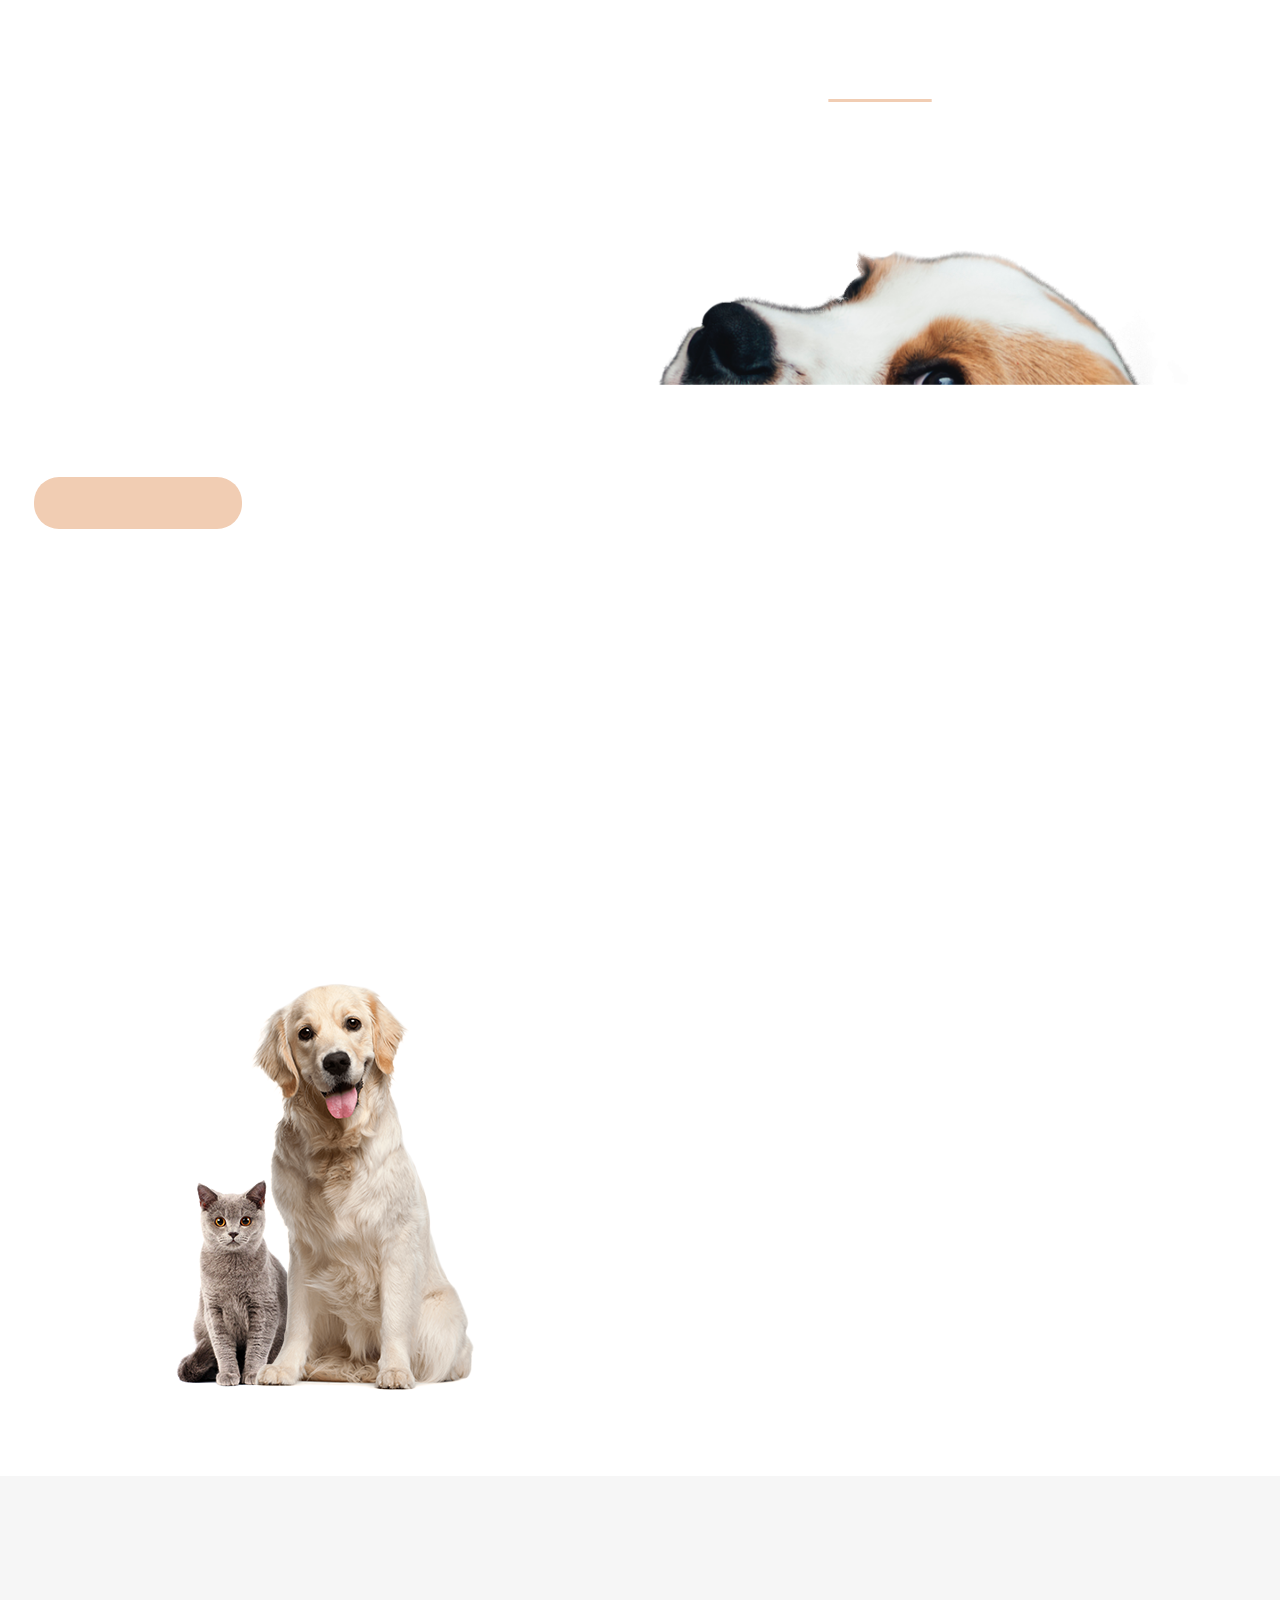
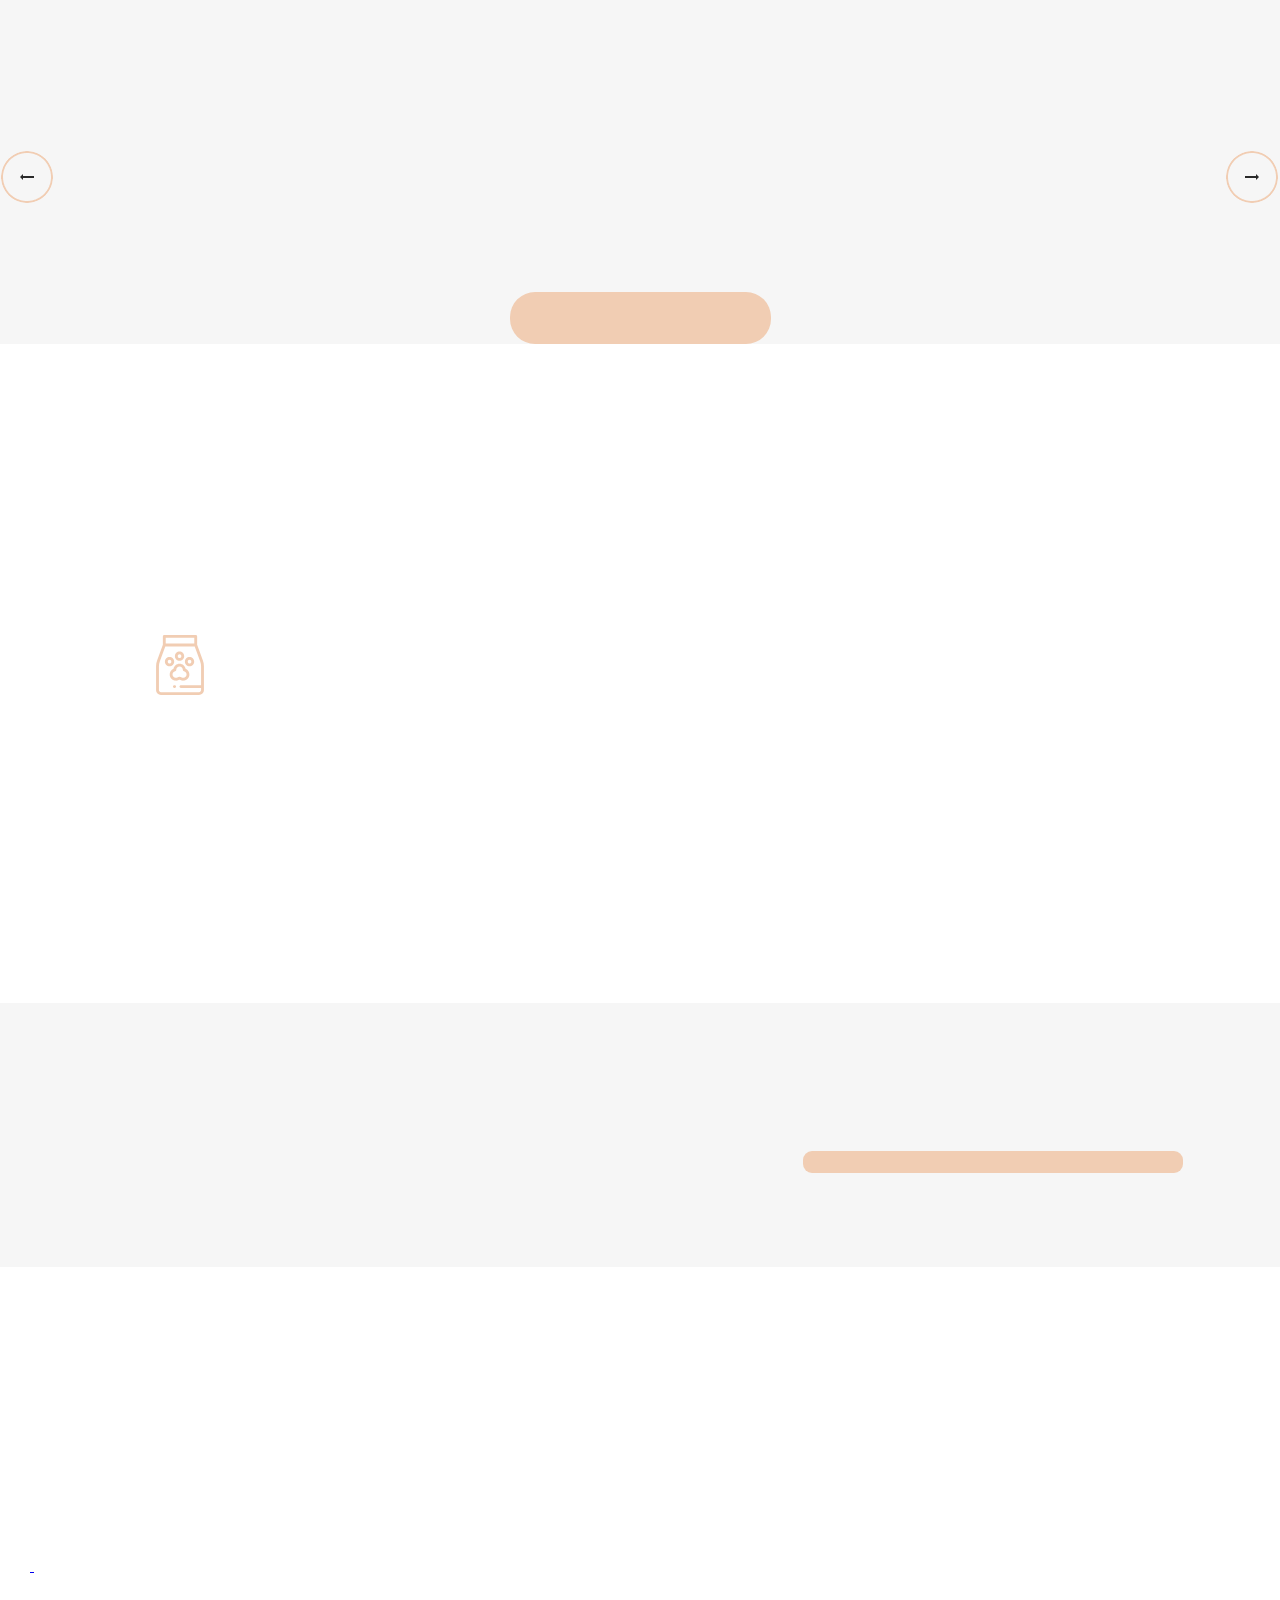
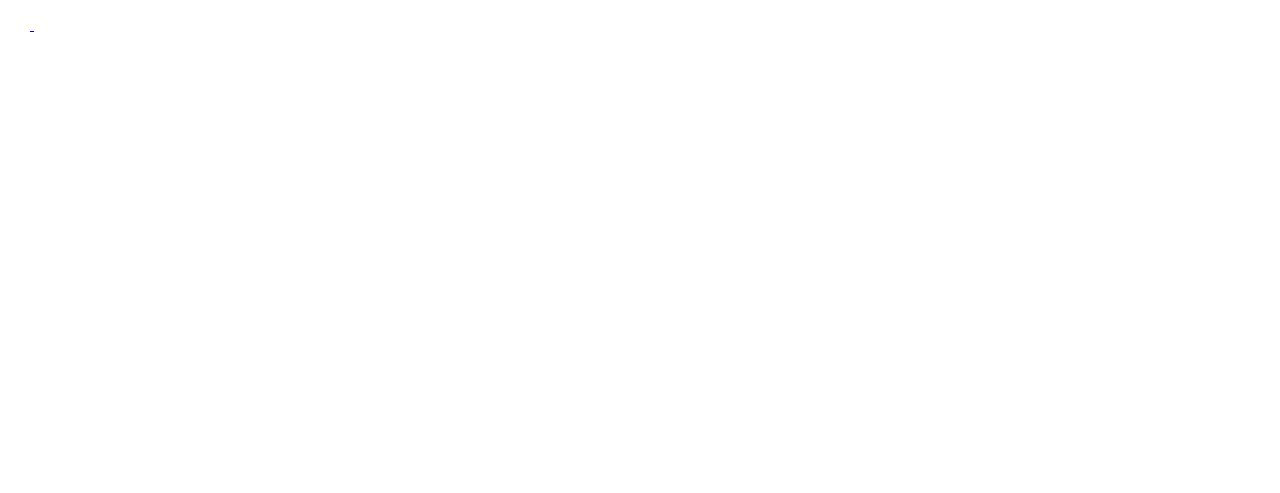
<file: pages/main/index.html>
<!DOCTYPE html>
<html lang="en">
  <head>
    <meta charset="UTF-8" />
    <meta http-equiv="X-UA-Compatible" content="IE=edge" />
    <meta name="viewport" content="width=device-width, initial-scale=1.0" />
    <link rel="stylesheet" href="normalize.css" />
    <link rel="stylesheet" href="style.css" />
    <link
      rel="icon"
      href="../../assets/icons/dog_house.ico"
      type="image/x-icon"
    />
    <title>Estate's Shelter</title>
  </head>
  <body>
    <div class="main-container">
      <div class="wrapper">
        <div class="start_screen">
          <header>
            <div class="burger-slider" id="burger-slider-id">
              <div class="burger-inner-content">
                <a href="./index.html">About the shelter</a>
                <a href="../pets/index.html">Our pets</a>
                <a href="#help">Help the shelter</a>
                <a href="#contacts">Contacts</a>
              </div>
            </div>
            <div class="logo" id="logo">
              <h1>Cozy House</h1>
              <h4>Shelter for pets in Boston</h4>
            </div>
            <div class="burger-menu" id="hamburger">
              <div class="burger-line"></div>
              <div class="burger-line"></div>
              <div class="burger-line"></div>
            </div>

            <nav id="navy">
              <ul>
                <li>
                  <a class="about_us_highLighted" href="./index.html"
                    >About the shelter</a
                  >
                </li>
                <li>
                  <a href="../pets/index.html" class="second">Our pets</a>
                </li>
                <li><a href="#help" class="third">Help the shelter</a></li>
                <li><a href="#contacts" class="forth">Contacts</a></li>
              </ul>
            </nav>
          </header>
          <div class="start_screen_content">
            <div class="screen_heading">
              <h2>Not only people need a house</h2>
              <p>
                We offer to give a chance to a little and nice puppy with an
                extremely wide and open heart. He or she will love you more than
                anybody else in the world, you will see!
              </p>
              <div class="friendbtn">
                <button
                  id="makeFriendsBTN"
                  class="aBtn"
                  type="button"
                  onclick="smoothScroll(document.getElementById('pets'))"
                >
                  Make a friend
                </button>
              </div>
            </div>
            <div class="puppy_img">
              <img
                class="start_puppy"
                src="../../assets/images/start-screen-puppy.png"
                alt="hello_puppy"
              />
            </div>
          </div>
        </div>
      </div>
    </div>
    <main>
      <section class="about">
        <div class="main-container">
          <!-- <div class="wrapper"> -->
          <div class="about_content">
            <div class="img_about_pets">
              <img src="../../assets/images/about-pets.png" alt="cute-pets" />
            </div>
            <div class="about_cozy_house">
              <h2>About the shelter “Cozy House”</h2>
              <p class="p1">
                Currently we have 121 dogs and 342 cats on our hands and
                statistics show that only 20% of them will find a family. The
                others will continue to live with us and will be waiting for a
                lucky chance to become dearly loved.
              </p>
              <p class="p2">
                We feed our wards with the best food and make sure that they do
                not get sick, feel comfortable (including psychologically) and
                well. We are supported by 87 volunteers and 28 employees of
                various skill levels. About 12% of the animals are taken by the
                shelter staff. Taking care of the animals, they become attached
                to the pets and would hardly ever leave them alone.
              </p>
            </div>
          </div>
          <!-- </div> -->
        </div>
      </section>
      <section class="pets" id="pets">
        <div class="pets-card-child" id="pets-card-child-id">
          <div class="pop-close-btn" id="pop-close-btn-id">x</div>
          <div class="pets-pop-up" id="pets-pop-up-id"></div>
        </div>
        <div class="main-container">
          <div class="wrapper">
            <div class="pets-wrapper">
              <h2>Our friends who <br />are looking for a house</h2>
              <div class="pets-slider" id="pets-slider-id">
                <button
                  type="button"
                  class="pets-arrow arrowLeft"
                  id="pets-arrowL"
                ></button>
                <div class="all-pets">
                  <div class="pets-block" id="pets-block-id"></div>
                </div>
                <button
                  type="button"
                  class="pets-arrow arrowRight"
                  id="pets-arrowR"
                ></button>
                <div class="two-btn-div">
                  <img
                    src="../../assets/images/affect-arrow-left.png"
                    alt=""
                    class="two-btn-one"
                  />
                  <img
                    src="../../assets/images/affect-button_arrow.png"
                    alt=""
                    class="two-btn-two"
                  />
                </div>
              </div>

              <button id="restKnowBtn" class="pets-button">
                Get to know the rest
              </button>
            </div>
          </div>
        </div>
      </section>

      <section id="help">
        <div class="main-container">
          <div class="wrapper">
            <h2 class="help-title">How you can help <br />our shelter</h2>
            <div class="grid_wrapper">
              <div class="center-txt food">
                <img
                  src="../../assets/icons/icon-pet-food.svg"
                  alt="yummy_food"
                />
                <p class="help-txt">Pet food</p>
              </div>
              <div class="center-txt trans">
                <img
                  src="../../assets/icons/icon-transportation.svg"
                  alt="transportation_truck"
                />
                <p class="help-txt">Transportation</p>
              </div>
              <div class="center-txt toys">
                <img src="../../assets/icons/icon-toys.svg" alt="toys_joys" />
                <p class="help-txt">Toys</p>
              </div>
              <div class="center-txt bowls">
                <img
                  src="../../assets/icons/icon-bowls-and-cups.svg"
                  alt="eat_bowls_drink_cups"
                />
                <p class="help-txt">Bowls and cups</p>
              </div>
              <div class="center-txt shampoos">
                <img
                  src="../../assets/icons/icon-shampoos.svg"
                  alt="wash_with_shampoos"
                />
                <p class="help-txt">Shampoos</p>
              </div>
              <div class="center-txt vitamins">
                <img
                  src="../../assets/icons/icon-vitamins.svg"
                  alt="vitamins_healthy"
                />
                <p class="help-txt">Vitamins</p>
              </div>
              <div class="center-txt medicines">
                <img
                  src="../../assets/icons/icon-medicines.svg"
                  alt="shot_scary_medicine"
                />
                <p class="help-txt">Medicines</p>
              </div>
              <div class="center-txt collars">
                <img
                  src="../../assets/icons/icon-collars-leashes.svg"
                  alt="freedom_or_leashes"
                />
                <p class="help-txt">Collars / leashes</p>
              </div>
              <div class="center-txt sleep">
                <img
                  src="../../assets/icons/icon-sleeping-area.svg"
                  alt="sweet_dreems"
                />
                <p class="help-txt">Sleeping areas</p>
              </div>
            </div>
          </div>
        </div>
      </section>
      <section id="donation">
        <div class="main-container">
          <div class="wrapper">
            <div class="donation_content">
              <div class="charity-dog">
                <img
                  class="charity-img"
                  src="../../assets/images/donation-dog.png"
                  alt="charity_doggy"
                />
              </div>
              <div class="donation_inner_content">
                <h2>You can also <br />make a donation</h2>
                <h5>Name of the bank / Type of bank account</h5>
                <form class="credit_card" id="fakeDoggyBankLink">
                  <img
                    src="../../assets/icons/credit-card.svg"
                    alt="show_me_money"
                  />
                  <button onclick="window.location.href='#fakeDoggyBankLink';">
                    8380 2880 8028 8791 7435
                  </button>
                </form>
                <p>
                  Legal information and lorem ipsum dolor sit amet, consectetur
                  adipiscing elit. Maecenas a ipsum at libero sagittis dignissim
                  sed ac diam. Praesent ultrices maximus tortor et vulputate.
                  Interdum et malesuada fames ac ante ipsum primis in faucibus.
                </p>
              </div>
            </div>
          </div>
        </div>
      </section>
    </main>

    <footer>
      <div class="main-container">
        <div class="wrapper">
          <div class="footer-content" id="contacts">
            <div class="questions">
              <h2 class="footer-h2">For questions and suggestions</h2>
              <div class="mail">
                <a target="_top" href="mailto:email@shelter.com">
                  <img
                    src="../../assets/icons/icon-email.svg"
                    alt="send-email"
                  />
                </a>
                <a target="_top" href="mailto:email@shelter.com" class="FP"
                  >email@shelter.com</a
                >
              </div>
              <div class="phone">
                <a href="tel:+136745677554">
                  <img
                    src="../../assets/icons/icon-phone.svg"
                    alt="ring-phone"
                  />
                </a>
                <a href="tel:+136745677554" class="FP">+13 674 567 75 54</a>
              </div>
            </div>
            <div class="visit-us">
              <h2 class="footer-h2">We are waiting for your visit</h2>
              <div class="boston">
                <a href="https://goo.gl/maps/1pPsnADDBrTcrmxD8" target="_blank">
                  <img
                    class="img_pin_boston"
                    src="../../assets/icons/icon-marker.svg"
                    alt="boston_pin"
                  />
                </a>
                <a
                  href="https://goo.gl/maps/1pPsnADDBrTcrmxD8"
                  target="_blank"
                  class="FP"
                  >1 Central Street, Boston (entrance from the store)</a
                >
              </div>
              <div class="london">
                <a href="https://goo.gl/maps/vwyRN84Z8nooDypg9" target="_blank">
                  <img
                    src="../../assets/icons/icon-marker.svg"
                    alt="london-marker"
                  />
                </a>
                <a
                  href="https://goo.gl/maps/vwyRN84Z8nooDypg9"
                  target="_blank"
                  class="FP"
                  >18 South Park, London</a
                >
              </div>
            </div>
            <div class="footer-dog">
              <img
                src="../../assets/images/footer-puppy.png"
                alt="kissing-puppy"
              />
            </div>
          </div>
        </div>
      </div>
    </footer>
    <script src="scripts.js"></script>
  </body>
</html>
</file>
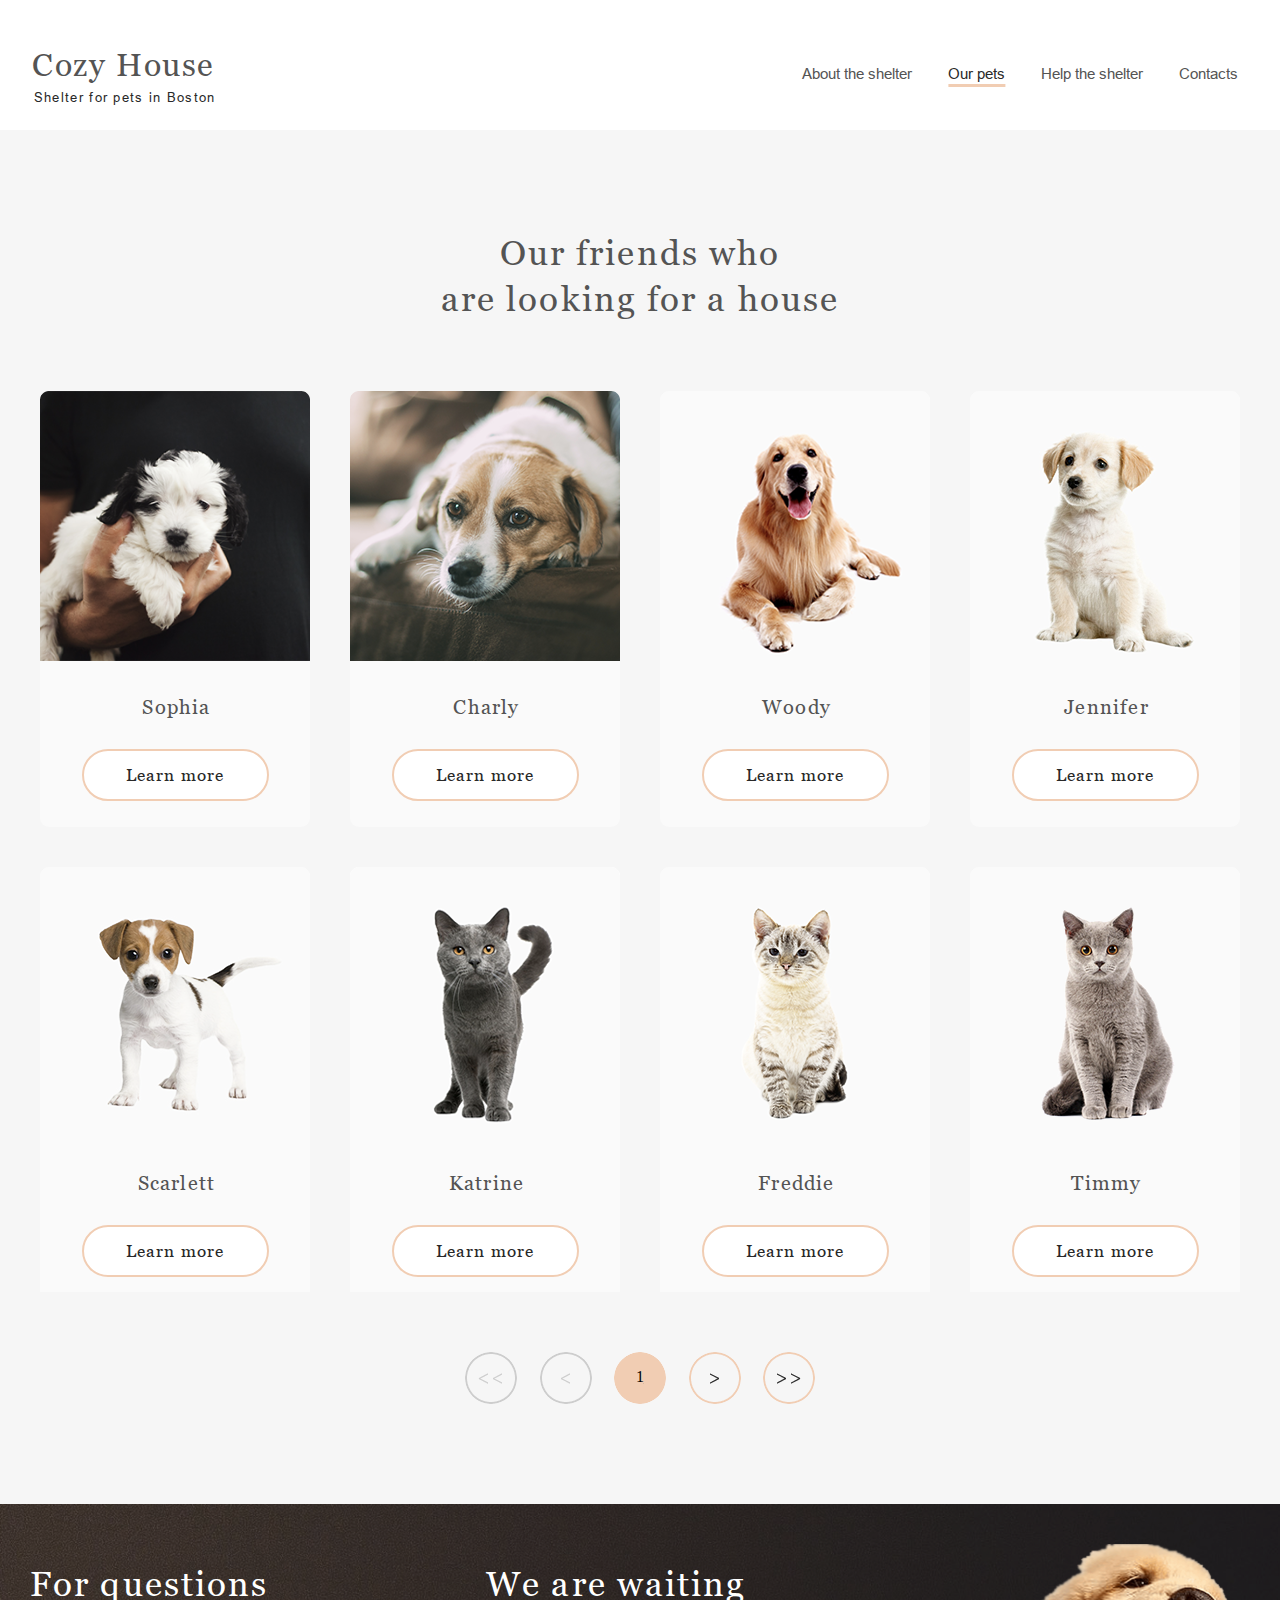
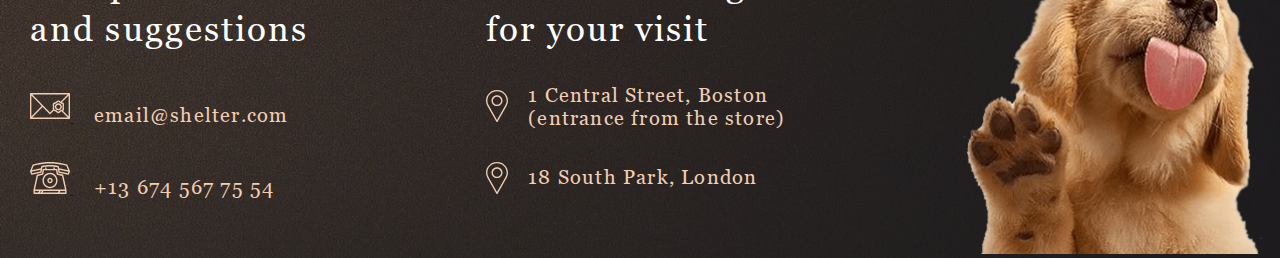
<file: pages/pets/index.html>
<!DOCTYPE html>
<html lang="en">
  <head>
    <meta charset="UTF-8" />
    <meta http-equiv="X-UA-Compatible" content="IE=edge" />
    <meta name="viewport" content="width=device-width, initial-scale=1.0" />
    <link rel="stylesheet" href="normalize.css" />
    <link rel="stylesheet" href="style.css" />
    <link
      rel="icon"
      href="../../assets/icons/dog_house.ico"
      type="image/x-icon"
    />
    <title>Estate's Pets</title>
  </head>
  <body>
    <div class="main_container">
      <header>
        <div class="burger-slider" id="burger-slider-id">
          <div class="burger-inner-content">
            <a href="../main/index.html">About the shelter</a>
            <a href="../pets/index.html">Our pets</a>
            <a href="../main/index.html#help">Help the shelter</a>
            <a href="#contacts">Contacts</a>
          </div>
        </div>
        <div class="logo" id="logo">
          <h1>Cozy House</h1>
          <h4>Shelter for pets in Boston</h4>
        </div>
        <div class="burger-menu" id="hamburger">
          <div class="burger-line"></div>
          <div class="burger-line"></div>
          <div class="burger-line"></div>
        </div>

        <nav id="navy">
          <ul>
            <li>
              <a href="../main/index.html">About the shelter</a>
            </li>
            <li>
              <a href="../pets/index.html" class="about_us_highLighted"
                >Our pets</a
              >
            </li>
            <li>
              <a href="../main/index.html#help" class="third"
                >Help the shelter</a
              >
            </li>
            <li><a href="#contacts" class="forth">Contacts</a></li>
          </ul>
        </nav>
      </header>
    </div>
    <main>
      <div class="main_container-friends all-pets-cont">
        <section class="our-firends" id="our-firends">
          <div class="pets-card-child" id="pets-card-child-id">
            <div class="pop-close-btn" id="pop-close-btn-id">x</div>
            <div class="pets-pop-up" id="pets-pop-up-id"></div>
          </div>
          <!-- <div class="our-firends-container"> -->
          <div class="our-firends-wrapper">
            <div class="our-firends-title">
              <h2>
                Our friends who <br />
                are looking for a house
              </h2>
            </div>
            <div class="our-firends-slider" id="our-firends-slider-id"></div>
          </div>
          <div class="arrowSlider">
            <button
              type="button"
              class="double-left"
              id="double-left-id"
            ></button>
            <button
              type="button"
              class="single-left"
              id="single-left-id"
            ></button>
            <button
              type="button"
              class="central-arrow-btn"
              id="central-arrow-btn-id"
            ></button>
            <button
              type="button"
              class="single-right"
              id="single-right-id"
            ></button>
            <button
              type="button"
              class="double-right"
              id="double-right-id"
            ></button>
          </div>
        </section>
      </div>
    </main>
    <footer>
      <div class="footer-content" id="contacts">
        <div class="footer-wrapper">
          <div class="questions">
            <h2 class="footer-h2">For questions <br />and suggestions</h2>
            <div class="mail">
              <a target="_top" href="mailto:email@shelter.com">
                <img src="../../assets/icons/icon-email.svg" alt="send-email" />
              </a>
              <a target="_top" href="mailto:email@shelter.com" class="FP"
                >email@shelter.com</a
              >
            </div>
            <div class="phone">
              <a href="tel:+136745677554">
                <img src="../../assets/icons/icon-phone.svg" alt="ring-phone" />
              </a>
              <a href="tel:+136745677554" class="FP">+13 674 567 75 54</a>
            </div>
          </div>
          <div class="visit-us">
            <h2 class="footer-h2">We are waiting <br />for your visit</h2>
            <div class="boston">
              <a href="https://goo.gl/maps/1pPsnADDBrTcrmxD8" target="_blank">
                <img
                  class="img_pin_boston"
                  src="../../assets/icons/icon-marker.svg"
                  alt="boston_pin"
                />
              </a>
              <a
                href="https://goo.gl/maps/1pPsnADDBrTcrmxD8"
                target="_blank"
                class="FP"
                >1 Central Street, Boston (entrance from the store)</a
              >
            </div>
            <div class="london">
              <a href="https://goo.gl/maps/vwyRN84Z8nooDypg9" target="_blank">
                <img
                  src="../../assets/icons/icon-marker.svg"
                  alt="london-marker"
                />
              </a>
              <a
                href="https://goo.gl/maps/vwyRN84Z8nooDypg9"
                target="_blank"
                class="FP"
                >18 South Park, London</a
              >
            </div>
          </div>
          <div class="footer-dog">
            <img
              src="../../assets/images/footer-puppy.png"
              alt="kissing-puppy"
            />
          </div>
        </div>
      </div>
    </footer>
    <script src="./scripts.js"></script>
  </body>
</html>
</file>
<file: pages/main/style.css>
@font-face {
	font-family: 'Arial';
	src: url('../../assets/fonts/arial.ttf');
	src: local('Arial Regular'), local('Arial-Regular'),
		url('../../assets/fonts/arial.ttf') format('truetype');
	font-weight: normal;
	font-style: normal;
}

@font-face {
	font-family: 'Georgia';
	src: url('../../assets/fonts/georgia.ttf');
	src: local('Georgia Regular'), local('Georgia-Regular'),
		url('../../assets/fonts/georgia.ttf') format('truetype');
	font-weight: normal;
	font-style: normal;
}


*{
	margin: 0;
    padding: 0;
    box-sizing: border-box;
}

html{
	scroll-behavior: smooth;
	background-image: url("../../assets/images/start-screen-background.png");
	background-repeat: no-repeat;
	background-size: 100% 908px;
	overflow-x: hidden;
	
}


body.scrollblock {
    overflow: hidden;
}

.main-container{
	max-width: 1280px;
	margin: auto;
	/* border: 1px solid yellowgreen; */
}


/* START SCREEN */

.start_screen{
	margin: 0.9rem 0 0 0.15rem;

}

header{
	display: flex;
	
	flex-wrap:wrap;
}
#logo{
	transition-duration: 0.5s;
	cursor: pointer;
}
.logo{
	flex: 1;
	flex-direction: column;
	width:100%;
	display: inline-block;
}

.logo > h1{
	margin: 2.85rem  0 0 1em;
	color: #F1CDB3;
	font-family: 'Georgia';
	font-style: normal;
	font-weight: 400;
	letter-spacing: 0.05em;
	
}

.logo > h4 {
	margin:0.17rem 0 0 2.6em;
	font-family: 'Arial';
	font-style: normal;
	font-weight: 400;
	font-size: 0.813em;
	line-height: 1.938em;
	color: #FFFFFF;
	letter-spacing: 0.1em;
}

.burger-menu{
	margin-top: 4rem;
	margin-right: 7rem;
	display: none; 
}

.burger-line{
	height: 2px;
	background-color: #F1CDB3;
	width: 32px;
	margin-bottom: 8px;
}



nav{
	display: flex;
	flex-direction: row;
	margin: 2.35rem 2.6em 0 -7em;
	align-items: center;
}

nav > ul{
	display: flex;
	list-style: none;
}

nav > ul > li > a{
	margin: 0 0 0 2.25rem;
	font-family: 'Arial';
	font-style: normal;
	font-weight: 400;
	font-size: 0.938em;
	color: #CDCDCD;
	text-decoration: none;
}

nav > ul > li > a:hover{
	transition-duration: 0.2s;
	opacity: 0.7;
	text-decoration: underline 3px solid #F1CDB3;
	text-underline-offset: 0.35rem;
}

@media(max-width:768px) {

	/* .one h1, .one p{
		margin-right:50px;
	} */

	.burger-menu{
		display:block;
		float:left;
		margin-top:3.4em;
		cursor:pointer;
	}

	nav>ul{
		display:flex;
		flex-direction: column;
		list-style-type: none;
	}


	nav > ul> li{
	   display:none;
	}
}


.about_us_highLighted{
    text-decoration: underline 3px solid #F1CDB3;
	text-underline-offset: 0.35rem;
}


.start_screen_content{
	display: flex;
	margin-top: 1.4em;
	flex-wrap:wrap;
}


.screen_heading{
	flex: 1;
	display: flex;
	flex-direction: column;
	margin-left:2em;
	flex-wrap:wrap;
}

.screen_heading > h2{
	margin: 10% 0 0 0;
	width: 25rem;
	font-family: 'Georgia';
	font-style: normal;
	font-weight: 400;
	font-size: 2.75rem;
	line-height: 130%;
	color: #FFFFFF;
}

.screen_heading > p{
	margin-top: 2.6rem;
	width: 29rem;
	font-family: 'Arial';
	font-style: normal;
	font-weight: 400;
	font-size: 0.9375rem;
	line-height: 160%;
	color: #CDCDCD;
}


.aBtn{
	margin: 2.5rem 0 0 0;
	background-color: #F1CDB3;
	width: 13rem;
	height: 3.25rem;
	border: none;
	border-radius: 1.5625rem;
	text-align: center;
	padding: 1rem;
	cursor: pointer;
	transition-duration: 0.2s;

	font-family: 'Georgia';
	font-style: normal;
	font-weight: 400;
	font-size: 1.063rem;
	line-height: 130%;
	letter-spacing: 0.06em;
	text-decoration: none;
	color: #292929;
}
.aBtn:hover{
	background-color: #F6F6F6;
}

.puppy_img{
	flex:1;
	justify-content: center;
	margin-top:8%;
}

.start_puppy{
	width: 100%;
	min-width: 400px;
	height: auto;
  }

@media(max-width:1200px){
	.screen_heading > h2{
		margin-top:1em;
	}

	.start_screen_content{
		margin: auto;
		width: 50%;
	}

	.friendbtn{
		text-align: center;
	}

	.start_puppy{
        width: 70%;
        min-width: 300px;
        height: auto;
		margin-left:5rem;
      }
}

@media(max-width:768px){
	.start_screen_content{
		margin-left:9%;
	}

	.screen_heading p{
		width:90%;
	}

}





/* ABOUT THE SHELTER */

.about{
	width: 100%;
	background: #FFFFFF;
	display: flex;
	justify-content: center;
	flex-wrap: wrap;
}

.about_content{
	margin: 5rem;
	display: flex;
}

.img_about_pets{
	margin-left: 5.92rem;
	flex: 1;
	display:block;
}

.about_cozy_house{
	flex: 1.42;
	display: flex;
	flex-direction: column;
}

.about_cozy_house > h2{
	margin-top: 0.95rem;
	margin-left: 1.85rem;
	width: 60%;
	font-family: 'Georgia';
	font-style: normal;
	font-weight: 400;
	font-size: 2.1875rem;
	line-height: 130%;
	letter-spacing: 0.06em;
	color: #545454;
}

.p1{
	margin-top: 1.45rem;
	margin-left: 1.85rem;
	width: 78%;
	font-family: 'Arial';
	font-style: normal;
	font-weight: 400;
	font-size: 0.9375rem;
	line-height: 160%;
}

.p2{
	margin: 1.6rem 0 0 1.85rem;
	width: 76%;
	font-family: 'Arial';
	font-style: normal;
	font-weight: 400;
	font-size: 0.9375rem;
	line-height: 160%;
}

@media(max-width:768px){
	.about_content{
		display:block;
	}

}
 
/* BURGER MENU */

.burger-style{
	
	transform: rotate(90deg); transition: 1s;
	z-index: 7;
}

.burger-slider{
	top: 0;
	width:320px;
	height:375px;
	background-color:#292929;
	position: absolute;
	right: -320px;
	z-index: 6;
	visibility: hidden;
}

.burger-inner-content{
	margin-top: 80px;
	display: flex;
	flex-direction: column;
}
.burger-inner-content > a{
	margin-top: 20px;
	font-family: Arial, 'Arial', serif;
    font-weight: 400;
    font-size: 32px;
    line-height: 160%;
	text-align: center;
    color: #cdcdcd;
	list-style: none;
	text-decoration: none;
}

.burger-inner-content > a:nth-child(1){
	text-decoration: underline 2px solid #F1CDB3;
	text-underline-offset: 0.35rem;
}
/* OUR FRIENDS */

.pets {
	width: 100%;
	background: #F6F6F6;
}

.pets-wrapper {
	display: flex;
	flex-direction: column;
	align-items: center;
}
.pets-wrapper > h2 {
	margin: 6.05rem 0 0 0.25rem;
	font-family: 'Georgia';
	font-style: normal;
	font-weight: 400;
	font-size: 2.1875rem;
	line-height: 130%;
	letter-spacing: 0.06em;
	color: #545454;
	text-align: center;
}


.pets-slider {
	width: 100%;
	display: flex;
	align-items:center;
	/* justify-content: center; */
	justify-content: space-around;
	flex-wrap: wrap;
}

.pets-arrow {
	margin-top: 5.5rem;
	margin-left:0.07rem;
	/* flex: 0.04; */
	width: 3.25em;
	height: 3.25em;
	border: none;
	/* border: 0.15rem solid #F1CDB3; */
	border-radius: 50px;
	/* background: url(../../assets/icons/Arrow.svg); */
	background: url(../../assets/images/affect-arrow-left.png);
	/* background-repeat: no-repeat;
	background-position: center; */
	padding: 0px;
	cursor: pointer;
}

#woody, #jennifer, #katrine{
	display:block;
}

.arrowLeft{
	/* transform: rotate(-180deg); */
}
.arrowRight{
	/* margin-right: 4.7rem; */
	background: url(../../assets/images/affect-button_arrow.png);
	margin-right: 0.1rem;
}

.pets-arrow:hover {
	background-color: #F1CDB3;
	/* border: 2px solid transparent; */
	transition-duration: 0.5s;
}

.all-pets {
	display:flex;
        flex-wrap: wrap;
        align-items: center;
        text-align: center;
        justify-content: space-between;
        justify-content: center;
        font-size:20px;
        margin-top:1.8%;
        margin-left:8%;
        margin-right:7%;
        flex:1;
		/* border: 1px solid red; */
		overflow: hidden;
		width: 978px;
}

.pets-block{
	display:flex;
	width: fit-content;
	max-height: 425px;
	margin-left: -630px;
	margin-left: 50px;
}



#katrine:hover{
	opacity: 0.6;
}


#jennifer:hover{
	opacity: 0.6;
}

#woody:hover{
	opacity: 0.6;
}


.firstBlock{
    display: flex;
    order: 1;
    /* width: 450px; */
}
.middleBlock{
    display: flex;
    order: 2;
    /* width: 450px; */
} 
.lastBlock{
    display: flex;
    order: 3;
}

.pets-card {
	display: block;
	flex-direction: column;
	margin-right: 50px;
	cursor: pointer;
	align-items: center;
	/* border: 1px solid red; */


	
}

.pets{
	position: relative;
}
.pets-card-child {
	visibility: hidden;
	/* display: none; */
	/* flex-direction: column; */
	/* margin-right: 50px; */
	background-color: #B2B2B2;
	/* background: transparent; */
	top: 20%;
	left: 15%;
	width: 952px;
	height: 552px;
	/* align-items: center; */
	/* border: 1px solid red; */
	border-radius: 5px;
	position: absolute;
	
}
.pop-close-btn{
	position: absolute;
	left: 94%;
	width: 52px;
	height: 52px;
	border: 2px solid #F1CDB3;
	text-align: center;
	padding: 11px;
	font-size: 20px;
	font-family:monospace;
	font-weight: bolder;
	font-weight: bold;
	border-radius: 50px;
	cursor: pointer;


}
.pets-pop-up{
	display: flex;
	width: 900px;
	height: 500px;
	background: #FFFFFF;
	margin-top: 52px;
	border-radius: 5px;
	z-index: 7;
}

.pop-up-ul{
	list-style: none;
	font-family: 'Georgia';
	font-style: normal;
	font-weight: 700;
	font-size: 15px;
	line-height: 110%;
	letter-spacing: 0.06em;
	color: #000000;
}

.pop-up-ul li::before {
	content: "•";
	color:  #F1CDB3;
	font-weight: bold;
	display: inline-block; 
	width: 1em;
	/* margin-left: -1em; */
  }

  .pop-list-item{
	font-weight: normal;
  }

  .pop-up-info{
	  display: flex;
  }

.pets-name  {
	display: flex;
	justify-content: center;
	font-family: 'Georgia';
	font-style: normal;
	font-weight: 400;
	font-size: 1.25rem;
	line-height: 1.438rem;
	letter-spacing: 0.06em;
	color: var(--color-dark-l);
	margin-bottom: 32px;
	margin-top: 28px;
}

.btn_learn_more{
	display: flex;
	align-self: center;
	justify-content: center;
	border: 0.15rem solid #F1CDB3;
	width: 11.688rem;
	height: 3.25rem;
	border-radius: 6rem;
	background-color: transparent;
	font-family: 'Georgia';
	font-style: normal;
	font-weight: 400;
	font-size: 1.075rem;
	line-height:2.8rem;
	letter-spacing: 0.06em;
	color: black;
	cursor: pointer;
	margin-left:45px;
}


.btn_learn_more:hover {
	background-color : #F1CDB3;
	transition-duration: 0.2s;
	border: 2px solid transparent;
	
}

.pets-button {
	/* margin: 5.55rem 4.063rem 0 0; */
	margin: 5.55rem 0 0 0.1rem;
	background-color: #F1CDB3;
	width: 16.3125rem;
	height: 3.25rem;
	border: none;
	border-radius: 25px;
	font-family: 'Georgia';
	font-style: normal;
	font-weight: 400;
	font-size: 1.063rem;
	line-height: 130%;
	letter-spacing: 0.06em;
	text-decoration: none;
	cursor: pointer;
	transition-duration: 0.5s;
}

.pets-button:hover {
	border: 0.15rem solid #F1CDB3;
	background-color : #FFFFFF;
	transition-duration: 0.5s;
}


@media(max-width:1100px){
	.pets-arrow{
		display:none;
	}

}

/* HOW TO HELP PETS*/


#help{
	width: 100%;
	transition-duration: 0.5s;
	background: #FFFFFF;
	margin: 11.25rem 0 0 0;
}

.help-title{
	margin: 0.2rem 0 0 0.25rem;
	text-align: center;
	font-family: 'Georgia';
	font-style: normal;
	font-weight: 400;
	font-size: 2.188rem;
	line-height: 130%;
	letter-spacing: 0.06em;
	color: #545454;
}

.grid_wrapper{
	margin-left: 5%;
	display: flex;
	flex-wrap: wrap;
	justify-items: center;
	justify-content: space-evenly;
}

.item{
	background-color: transparent;
}



.help-txt {
	width: 10.938rem;
	text-align: center;
	margin: 1.9rem 0 0 0.25rem;
	font-family: 'Georgia';
	font-style: normal;
	font-weight: 400;
	font-size: 1.25em;
	line-height: 115%;
	letter-spacing: 0.06em;
	color: #545454;
}


.center-txt {
	display: flex;
	flex-direction: column;
	align-items: center;
	height: auto;
	width: auto;
	margin-right:2em;
	margin-top: 20px;
}


/*YOU CAN ALSO DONATE */

#donation{
	width: 100%;
	background: #F6F6F6;
	margin: 11.313rem 0 0 0;
	
}

.donation_content{
	margin-top:30px;
	display: flex;
	flex-wrap: wrap;
}

.donation_content> img{
	width: 31.563rem;
	height: 16.313rem;
	margin: 0.65rem  0 0 8.9rem;
}

.charity-dog{
	margin-left:10%;
	margin-right:10%;
	display:block;
	margin:auto;
}

.charity-img{
		
        width: 70%;
        min-width: 400px;
        height: auto;
		margin-left:5rem;
		
      
}

.donation_inner_content{
	display:block;
	margin:auto;
}

.donation_inner_content  >  h2{
	margin: 0.1rem 0 0 1.9rem ;
	font-family: 'Georgia';
	font-style: normal;
	font-weight: 400;
	font-size: 2.188rem;
	line-height: 130%;
	display: flex;
	align-items: center;
	letter-spacing: 0.06em;
	color: #545454;
}
.donation_inner_content  >  h5{
	margin: 1.2rem 0 0 1.9rem;
	font-family: 'Georgia';
	font-style: normal;
	font-weight: 400;
	font-size: 0.938rem;
	line-height: 110%;
	display: flex;
	align-items: center;
	letter-spacing: 0.06em;
	color: #545454;
}


.credit_card{
	margin: 1.2rem 0 0 1.9rem;
	display: flex;
	background: #F1CDB3;
	border-radius: 0.563rem;
}
.credit_card > img{
	margin: 0.275rem 0 0 0.57rem;
	padding: 0.438rem;
}
.credit_card > button{
	background-color: #F1CDB3;
	border: 0;
	padding-top: 20px;
	height: 1rem;
	text-decoration: none;
	margin: 0.15rem 0 0 0.45rem;
	width: 17.2rem;
	font-family: 'Georgia';
	font-style: normal;
	font-weight: 400;
	font-size: 1.25rem;
	line-height: 115%;
	display: flex;
	align-items: center;
	letter-spacing: 0.06em;
	color: #545454;
	cursor: pointer;
}

.credit_card:hover {
	opacity: 0.5;
	color: darkgreen;
	transition-duration: 0.5s;
}

.donation_inner_content > p{
	margin: 22px 0 0 30px;
	font-family: 'Arial';
	font-style: italic;
	font-weight: 400;
	font-size: 0.75rem;
	line-height: 18px;
	color: #B2B2B2;
	text-align: left;
	width: 380px;
	height: 72px;
}

@media(max-width:768px){
	 .donation_content{
		 flex-direction: column-reverse;
	 }
}


/* Contacts */
#contacts{
	transition-duration: 0.5s;
}

footer{
	width: 100%;
	margin: 100px 0 0 0;
	background-image: url("../../assets/images/start-screen-background.png");
    	background-repeat: no-repeat;
	background-size: 100% 100%;
	
}



.footer-content{

	/* width: 1280px;
	margin: 0 auto; */
	margin-left:30px;
	display: flex;
	flex-wrap: wrap;
}
.questions{
	margin: 3.563rem 0 0 0;
	flex: 1;
	display:block;
}


.FP{
	margin-top: 0.3rem;
	margin-left: 1.25rem;
	font-family: 'Georgia';
	font-style: normal;
	font-weight: 400;
	font-size: 1.25rem;
	line-height: 115%;
	letter-spacing: 0.06em;
	color: #F1CDB3;
	text-decoration: none;
}
.mail{

	margin-top: 2.4rem;
}

.phone{

margin-top: 2.2rem;
}

.visit-us{
	margin: 3.563rem 0 0 8.7rem;
	flex:1;
	display:block;
}

.boston{
	display: flex;
	margin-top: 1.7rem;
}
.london{
	display: flex;
	margin-top: 2rem;
}

.img_pin_boston{
	margin-top: 0.7rem;
}

.footer-dog{
	flex:1;
	margin: 2.5rem 0 0 10rem;
}

.footer-h2{
	font-family: 'Georgia';
	font-style: normal;
	font-weight: 400;
	font-size: 2.188rem;
	line-height: 130%;
	letter-spacing: 0.06em;
	color: #FFFFFF;
}


@media(max-width:1100px){
    .footer-dog{
        margin-left:37.5%;
    }
}

@media(max-width:796px) {
    .footer-dog{
        margin-left: 20%;
}
}

.two-btn-div{
	display: none;
}
@media(max-width:320px) {
*{
	box-sizing: border-box;
}
html{
	scroll-behavior: smooth;
	background-image: url("../../assets/images/start-screen-background.png");
	background-repeat: no-repeat;
	background-size: 320px 822px;
	overflow-x: hidden;
	
}
	.start_screen{
		margin-top: 0;
		
		min-width: 320px;
		max-width: 320px;
		max-height: 822px;
		min-height: 822px;
		/* border: 1px solid red; */
		min-width: 320px;
		max-width: 320px;
		margin-left: auto;
		margin-right: auto;
	}

	.logo{
		margin-top: -16px;
		margin-left: -23px;
		max-width: 250px;
	}

	.burger-menu{
		margin-top: 49px;
		margin-left: 6px;
		display: flex;
		flex-direction: column;

	}

	.screen_heading > h2{
		margin-top: 56px;
		font-size: 25px;
		width: 197px;
		text-align: center;
		letter-spacing: 1.5px;
	}
	.screen_heading > p{
		font-size: 15px;
		max-width: 300px;
		min-width: 300px;
		margin-left: -55px;
		margin-top: 42px;
		/* margin-right: auto; */
		text-align: center;
	}

	.friendbtn{
		margin-left: -8px;
		margin-right: auto;
	}

	.start_puppy{
		
		max-height: 271px;
		max-width: 260px;
		min-height: 271px;
		min-width: 260px;
		margin-top: 92px;
		/* margin-left: 100px; */
		/* border: 1px solid red; */
		margin-left: 20px;
		/* margin-left: auto;*/
		/* margin-right: auto;  */

	}

	.about{
		margin-top:22px;
		min-width: 320px;
		max-width: 320px;
		margin-left: auto;
		margin-right: auto;
		max-height: 953px;
		min-height: 953px;
		/* border: 1px solid green; */
		/* border: 1px solid red; */
	}
	.about_content{
		/* margin-left: 0; */
		margin: auto;
		display: flex;
		flex-direction: column-reverse;
		align-content: center;
	}

	.about_cozy_house > h2{
		font-size: 25px;
		text-align: center;
		margin-left: auto;
		margin-right: auto;
		margin-top: -18px;
		max-width: 270px;
		min-width: 270px;
	}
	.about_cozy_house > .p1{
		margin-left: 0;
		/* margin-right: auto; */
		max-width: 270px;
		min-width: 270px;
		text-align: justify;
	}
	.about_cozy_house > .p2{
		margin-left: 0;
		/* margin-right: auto; */
		max-width: 270px;
		min-width: 270px;
		text-align: justify;
	}

	#pets{
		max-width: 320px;
		min-width: 320px;
		margin-left: auto;
		margin-right: auto;
		max-height: 790px;
		min-height: 790px;
		/* border: 1px solid red; */
	}
	.img_about_pets > img{
		max-width: 260px;
		max-height: 353px;
		min-width: 260px;
		min-height: 353px;
		margin-left: -90px;
		margin-top: 40px;
		/* align-self: center; */
		/* margin-right: auto; */
	}

	#jennifer, #woody{
		display: none;
	}

	.pets-wrapper > h2{
		font-size: 25px;
		margin-top: 42px;
	}

	#katrine{
		margin-top: 35px;
		margin-left: 0;
	}

	.two-btn-div{
		display: block;
		margin-top: 49px;
	}

	.two-btn-one{
		margin-left: 0;
	}
	.two-btn-two{
		/* margin-left: 75px; */
		margin-left: 75px;
	}

	.pets-name{
		margin-top: 24px;
	}

	.pets-button{
		margin-top: 38px;
	}
	.btn_learn_more{
		margin-left: 42px;
	}

	#help{
		margin-top: 0;
		max-height: 674px;
		min-height: 674px;
		/* border: 1px solid red; */
		min-width: 320px;
		max-width: 320px;
		margin-left: auto;
		margin-right: auto;
		/* margin: auto; */
		/* margin-left: 15px; */
		/* border: solid red 1px; */

	}

	.help-title{
		margin-left: 0;
		margin-top: 42px;
		/* margin-top: 0; */
		font-size: 25px;
		line-height: 129%;
		letter-spacing: 1.5px;
	}

	.grid_wrapper{
		display: flex;
		flex-wrap: wrap;
		max-width: 320px;
		min-width: 320px;
		margin: auto;

	}


	.center-txt > img{
		max-width: 50px;
		max-height: 50px;
		min-width: 50px;
		min-height: 50px;
		margin-top: 20px;
		margin-left: 30px;
	}
	.center-txt > p{
		font-size: 15px;
		line-height: 110%;
		letter-spacing: 0.9px;
		margin-top: 20px;
		/* margin-left: 4px; */
	}

	.toys{
		margin-top: 12px;
	}

	.bowls{
		margin-top: 12px;
		margin-left: 2px;
	}

	.shampoos{
		margin-top: 9px;
		margin-left: 2px;
	}

	.vitamins{
		margin-top: 10px;
		margin-left: 2px;
	}

	.medicines{
		margin-top: 10px;
		margin-left: 2px;
	}
	.collars {
		margin-top: 10px;
		margin-left: 1px;
	}
	.collars > p{
		max-width: 125px;
		min-width: 125px;
	}
	.sleep{
		margin-top: 11px;
		margin-left: -155px;
	}
	.help-txt{
		flex: 2;
		flex-basis: 80%;
		max-width: 120px;
	}

	#donation{
		margin-top: 0;
		max-height: 570px;
		min-height: 570px;
		background-color: #F6F6F6;
	}

	.donation_inner_content > h2{
		margin-top: 42px;
		margin-left: 38px;
	}

	.donation_inner_content > h5{
		margin-top: 23px;
		text-align: center;
		margin-left: auto;
		margin-right: auto;
	}

	.credit_card{
		margin-top: 22px;
	}

	.charity-dog{
		margin-top: 42px;
	}
   .visit-us, .donation_content{
        margin-left: 0;
		/* margin: 0 auto; */
	}
	.footer-dog{
		margin-top: 25px;
		margin-left: 0;
	}
	.questions > .footer-h2{
		font-size: 25px;
		/* width: 100%; */
		margin-top: -27px;
		margin-left: -30px;
		text-align: center;
		/* max-width: 320px;
		min-width: 320px; */
	}

	.visit-us > .footer-h2{
		font-size: 25px;
		text-align: center;
		margin-top: -20px;
		margin-left: 5px;
		max-width: 250px;
		min-width: 250px;
	}
	.footer-dog,.footer-dog > img{
		/* border: 1px red solid; */

		max-width: 260px;
		max-height: 269px;
		min-width: 260px;
		min-height: 269px;
		margin-left: auto;
		margin-right: auto;
	}

	.charity-dog, .charity-img{
		max-width: 260px;
		max-height: 134px;
		min-width: 260px;
		min-height: 134px;
		/* margin-left: auto;
		margin-right: auto;
		margin-top: auto; */
		/* margin: auto; */
		margin-left: 15px;
	}
	.donation_inner_content > h2{
		font-size: 25px;
		/* margin-left: auto;
		margin-right: auto; */
		text-align: center;
		/* align-self: center; */
	}
	.donation_inner_content > h5{
		font-size: 15px;
		margin-left: auto;
		margin-right: auto;
		letter-spacing: 0;
	}

	footer{
		margin-top: -28px;
		max-height: 809px;
		min-height: 809px;
		max-width: 320px;
		min-width: 320px;
		/* margin-left: auto;
		margin-right: auto; */
	}
	.donation_inner_content > p{
		max-width: 280px;
		max-height: 90px;
		min-width: 280px;
		min-height: 90px;
		margin-left: auto;
		margin-right: auto;
		font-size: 12px;
		/* line-height: 150%; */
		text-align: justify;
	}
	.footer-dog{
		margin-left: 0;
	}
	.credit_card {
		width: 280px;
		margin-left:auto;
		margin-right: auto;
	}

	.credit_card > button{
		font-size: 15px;
		width: 210px;
	}

	html, body{
		max-width: 320px;
		margin: auto;
		/* border: 1px solid red; */
	}

	
.main-container{
	max-width: 320px;
	margin: auto;
	/* border: 1px solid red; */
}

/* quickfix */

.about, #help, .pets, #donation, footer {
	/* border: 1px solid red; */
}



/* .start_screen, #help, .about, #donation, .pets, footer{
	display: none;
} */


}
</file>
<file: pages/pets/style.css>
@font-face {
	font-family: 'Arial';
	src: url('../../assets/fonts/arial.ttf');
	src: local('Arial Regular'), local('Arial-Regular'),
		url('../../assets/fonts/arial.ttf') format('truetype');
	font-weight: normal;
	font-style: normal;
}

@font-face {
	font-family: 'Georgia';
	src: url('../../assets/fonts/georgia.ttf');
	src: local('Georgia Regular'), local('Georgia-Regular'),
		url('../../assets/fonts/georgia.ttf') format('truetype');
	font-weight: normal;
	font-style: normal;
}

*{
	margin:0;
	padding:0;
	box-sizing: border-box;
}
html,body{
	overflow-x: hidden;
}
/*
nav{
	flex:1;
	display: flex;
	flex-wrap: wrap;
	flex-direction: row;
	margin: 2.35rem 2.6em 0 0;
	align-items: center;
}



nav ul li{
    list-style: none;
    display:inline-block;
    position:relative;
}


nav > ul > li > a{
	margin: 0 0 0 2.25rem;
	font-family: 'Arial';
	font-style: normal;
	font-weight: 400;
	font-size: 0.938em;
	color: #545454;
	text-decoration: none;
}

nav > ul > li > a:hover{
	cursor: pointer;
	color: #292929;
}


.about_us_highLighted{
	color: #292929;
    text-decoration: underline 3px solid #F1CDB3;
	text-underline-offset: 0.3rem;
} */

html{
	scroll-behavior: smooth;
	background: #FFFFFF;
}

.main-container{
	max-width: 1280px;
	margin: auto;
	/* border: 1px solid yellowgreen; */
}


/* START SCREEN */

.start_screen{
	margin: 0.9rem 0 0 0.15rem;
	background-image: url("../../assets/images/start-screen-background.png");
	background-repeat: no-repeat;
}

header{
	display: flex;
	background: #FFFFFF;
	flex-wrap:wrap;
}
#logo{
	transition-duration: 0.5s;
	cursor: pointer;
}
.logo{
	flex: 1;
	flex-direction: column;
	width:100%;
	display: inline-block;
}

.logo > h1{
	margin: 2.85rem  0 0 1em;
	color: #545454;
	font-family: 'Georgia';
	font-style: normal;
	font-weight: 400;
	letter-spacing: 0.05em;
	
}

.logo > h4 {
	margin:0.17rem 0 0 2.6em;
	font-family: 'Arial';
	font-style: normal;
	font-weight: 400;
	font-size: 0.813em;
	line-height: 1.938em;
	color: #292929;
	letter-spacing: 0.1em;
}

.burger-menu{
	margin-top: 4rem;
	margin-right: 7rem;
	display: none; 
}

.burger-line{
	height: 3px;
	background-color: #F1CDB3;
	width: 35px;
	margin-bottom: 7px;
}

/* BURGER MENU */

.burger-style{
	transform: rotate(90deg); transition: 1s;
	z-index: 7;
}
.burger-slider{
	width:320px;
	height:375px;
	background-color:red;
	background-color:#f6f6f6;
	position: absolute;
	right: -320px;
	z-index: 6;
	visibility: hidden;
}

.burger-inner-content{
	margin-top: 80px;
	display: flex;
	flex-direction: column;
}
.burger-inner-content > a{
	margin-top: 20px;
	font-family: Arial, 'Arial', serif;
    font-weight: 400;
    font-size: 32px;
    line-height: 160%;
	text-align: center;
    color: #545454;
	cursor: pointer;
	list-style: none;
	text-decoration: none;
}

.burger-inner-content > a:nth-child(1){
	text-decoration: underline 2px solid #F1CDB3;
	text-underline-offset: 0.35rem;
}

nav{
	display: flex;
	flex-direction: row;
	margin: 2.35rem 2.6em 0 -7em;
	align-items: center;
}

nav > ul{
	display: flex;
	list-style: none;
}

nav > ul > li > a{
	margin: 0 0 0 2.25rem;
	font-family: 'Arial';
	font-style: normal;
	font-weight: 400;
	font-size: 0.938em;
	color: #545454;
	text-decoration: none;
}

nav > ul > li > a:hover{
	transition-duration: 0.2s;
	opacity: 0.7;
	text-decoration: underline 3px solid #F1CDB3;
	text-underline-offset: 0.35rem;
}

.about_us_highLighted{
	color: #292929;
    text-decoration: underline 3px solid #F1CDB3;
	text-underline-offset: 0.3rem;
}



main{
	background-color:  #F6F6F6;
	padding-bottom: 6.25rem;
	
}

@media(max-width:768px) {

	/* .one h1, .one p{
		margin-right:50px;
	} */

	.burger-menu{
		display:block;
		float:left;
		margin-top:3.4em;
		cursor:pointer;
	}

	nav>ul{
		display:flex;
		flex-direction: column;
		list-style-type: none;
	}


	nav > ul> li{
	   display:none;
	}
}



/* Our Friends */



.all-pets-cont{
	margin-top: 20px;
	background: #f6f6f6;
	text-align: center;
	
}


.our-firends-title {
	/* margin: 5.05rem 0 0 0.15rem; */
	padding-top:100px ;
	color: #545454;
	display:block;
	margin:auto;
	width:90%;
}

.our-firends-title > h2{
	text-align: center;
	font-family: 'Georgia';
	font-style: normal;
	font-weight: 400;
	font-size: 2.1875rem;
	line-height: 130%;
	letter-spacing: 0.06em;
	color: #545454;
	margin:auto;
}


.our-firends-slider{
	/* border: 2px solid black; */
	margin-top: 70px;
	max-width: 1200px;
	height: 901px;
	margin-left: auto;
	margin-right: auto;
	overflow: hidden;
}

.our-firends-all {
	/* border: 2px solid goldenrod; */
    display: grid;
    width: fit-content;
    /* width: 800px; */
 	height: 901px;
    grid-auto-flow:column;  

    grid-template-columns: repeat(4, 1fr);
    grid-template-rows: repeat(2, 1fr);
	gap: 40px;
	
}


/* //modal popup */
.pets-card-child {
	visibility: hidden;
	/* display: none; */
	/* flex-direction: column; */
	/* margin-right: 50px; */
	background-color: #B2B2B2;
	/* background: transparent; */
	top: 20%;
	left: 15%;
	width: 952px;
	height: 552px;
	/* align-items: center; */
	/* border: 1px solid red; */
	border-radius: 5px;
	position: absolute;
	
}
.pop-close-btn{
	position: absolute;
	left: 94%;
	width: 52px;
	height: 52px;
	border: 2px solid #F1CDB3;
	text-align: center;
	padding: 11px;
	font-size: 20px;
	font-family:monospace;
	font-weight: bolder;
	font-weight: bold;
	border-radius: 50px;
	cursor: pointer;


}
.pets-pop-up{
	display: flex;
	width: 900px;
	height: 500px;
	background: #FFFFFF;
	margin-top: 52px;
	border-radius: 5px;
	z-index: 7;
}

.pop-up-ul{
	list-style: none;
	font-family: 'Georgia';
	font-style: normal;
	font-weight: 700;
	font-size: 15px;
	line-height: 110%;
	letter-spacing: 0.06em;
	color: #000000;
}

.pop-up-ul li::before {
	content: "•";
	color:  #F1CDB3;
	font-weight: bold;
	display: inline-block; 
	width: 1em;
	/* margin-left: -1em; */
  }

  .pop-list-item{
	font-weight: normal;
  }

  .pop-up-info{
	  display: flex;
  }

  /* //modal popup */

.pets-name  {
	display: flex;
	justify-content: center;
	font-family: 'Georgia';
	font-style: normal;
	font-weight: 400;
	font-size: 1.25rem;
	line-height: 1.438rem;
	letter-spacing: 0.06em;
	color: var(--color-dark-l);
	margin-bottom: 32px;
	margin-top: 28px;
}



.our-firends-block {
	/* margin: 1.75rem 0 0 0; */
	display: block;
	flex-direction: column;
	align-items: center;
	background: #FAFAFA;
	border-radius: 0.5625rem;
	height: 436px;
}




.our-firends-block:hover {
	background: #FFFFFF;
	cursor: pointer;
}

.our-firends-name  {
	justify-content: center;
	font-family: 'Georgia';
	font-style: normal;
	font-weight: 400;
	font-size: 1.25rem;
	line-height: 1.4375rem;
	letter-spacing: 0.06em;
	margin-bottom: 1.875rem;
	margin-top: 1.875rem;
	margin-left: 0.18rem;
	color:#545454;
}

.btn_learn_more{
	border: 0.18rem solid #F1CDB3;
	width: 11.688rem;
	height: 3.25rem;
	border-radius: 6rem;
	background-color: #FFFFFF;
	margin-bottom: 1.875rem;
	font-family: 'Georgia';
	font-style: normal;
	font-weight: 400;
	font-size: 1.063rem;
	line-height: 130%;
	letter-spacing: 0.06em;
	color: #292929;
	cursor: pointer;
	text-align: center;
}


.btn_learn_more:hover {
	background-color : #F1CDB3;
	transition-duration: 0.5s;
	border: 0.12rem solid transparent;
	
}

.arrowSlider{
	margin: 3.7rem 0 0 0;
	margin-left: auto;
	margin-right: auto;
	display: flex;
	justify-content: center;
	justify-content: space-between;
	width: 350px;
}
.our-firends-arrow-active {
	margin: 0 0.6rem 0 0.6rem;
	width: 3.3rem;
	height: 3.3rem;
	border: 0.15rem solid  #CDCDCD;
	box-sizing: border-box;
	border-radius: 6rem;
	display: flex;
	justify-content: center;

	text-align: center;
	font-family: 'Georgia';
	font-style: normal;
	font-weight: 400;
	font-size: 1.25rem;
	line-height: 220%;
	letter-spacing: 0.06em;
	background-color: #F6F6F6;
	
}

.arrowClickable{
	border: 0.15rem solid #F1CDB3;
	cursor: pointer;
}

.arrowClickable:hover{
	background-color:  #F1CDB3;
}

.arrowActive{
	background-color:  #F1CDB3;
	border: 0.15rem solid #F1CDB3;
}

.arrowSlider > button{
	border-radius: 50px;
	/* background-color: #F1CDB3; */
}

.double-left{
	background: url('../../assets/images/affect-button-double-inactive-left.png');
	background-repeat: no-repeat;
	width: 52px;
	height: 52px;
	/* transform: rotate(180deg); */
	border: none;
	cursor: pointer;
}
.single-left{
	background: url('../../assets/images/affect-button-single-inactive-left.png');
	background-repeat: no-repeat;
	width: 52px;
	height: 52px;
	/* transform: rotate(180deg); */
	border: none;
	cursor: pointer;
}
.central-arrow-btn{
	background: url('../../assets/images/affect-button-center.png');
	background-repeat: no-repeat;
	width: 52px;
	height: 52px;
	border: none;
}
.single-right{
	background: url('../../assets/images/affect-button-single-active-right.png');
	background-repeat: no-repeat;
	width: 52px;
	height: 52px;
	border: none;
	cursor: pointer;
}
.double-right{
	background: url('../../assets/images/affect-button-double-active-right.png');
	background-repeat: no-repeat;
	width: 52px;
	height: 52px;
	border: none;
	cursor: pointer;
}



.our-firends-arrow:hover {
	background-color: #F1CDB3;
	border: 2px solid transparent;
	transition-duration: 0.5s;
}

#katrine:hover{
	opacity: 0.8;
}
#jennifer:hover{
	opacity: 0.8;
}
#woody:hover{
	opacity: 0.8;
}
#sophia:hover{
	opacity: 0.8;
}
#timmy:hover{
	opacity: 0.8;
}
#charly:hover{
	opacity: 0.8;
}
#scarlett:hover{
	opacity: 0.8;
}
#freddie:hover{
	opacity: 0.8;
}


/* CONTACTS */
#contacts{
	transition-duration: 0.5s;
}

footer{
	width: 100%;
	/* margin: 100px 0 0 0; */
	background-image: url("../../assets/images/start-screen-background.png");
    	background-repeat: no-repeat;
	background-size: 100% ;
}

.footer-wrapper{
	display:flex;
	flex-wrap:wrap;
}

.footer-content{

	/* width: 1280px;
	margin: 0 auto; */
	margin-left:30px;
	display: flex;
	flex-wrap: wrap;
}
.questions{
	margin: 3.563rem 0 0 0;
	flex: 1;
	display:block;
}


.FP{
	margin-top: 0.3rem;
	margin-left: 1.25rem;
	font-family: 'Georgia';
	font-style: normal;
	font-weight: 400;
	font-size: 1.25rem;
	line-height: 115%;
	letter-spacing: 0.06em;
	color: #F1CDB3;
	text-decoration: none;
}
.mail{

	margin-top: 2.4rem;
}

.phone{

margin-top: 2.2rem;
}

.visit-us{
	margin: 3.563rem 0 0 8.7rem;
	flex:1;
	display:block;
}

.boston{
	display: flex;
	margin-top: 1.7rem;
}
.london{
	display: flex;
	margin-top: 2rem;
}

.img_pin_boston{
	margin-top: 0.7rem;
}

.footer-dog{
	flex:1;
	margin: 2.5rem 0 0 10rem;
}

.footer-h2{
	font-family: 'Georgia';
	font-style: normal;
	font-weight: 400;
	font-size: 2.188rem;
	line-height: 130%;
	letter-spacing: 0.06em;
	color: #FFFFFF;
}


@media(max-width:1100px){
    .footer-dog{
        margin-left:35%;
    }

	.footer-content{
		background-image: url("../../assets/images/start-screen-background.png");
    	background-repeat: no-repeat;
	background-size: 100% ;
	}
}

@media(max-width:796px) {
    .footer-dog{
        margin-left: 20%;
}
}
</file>
